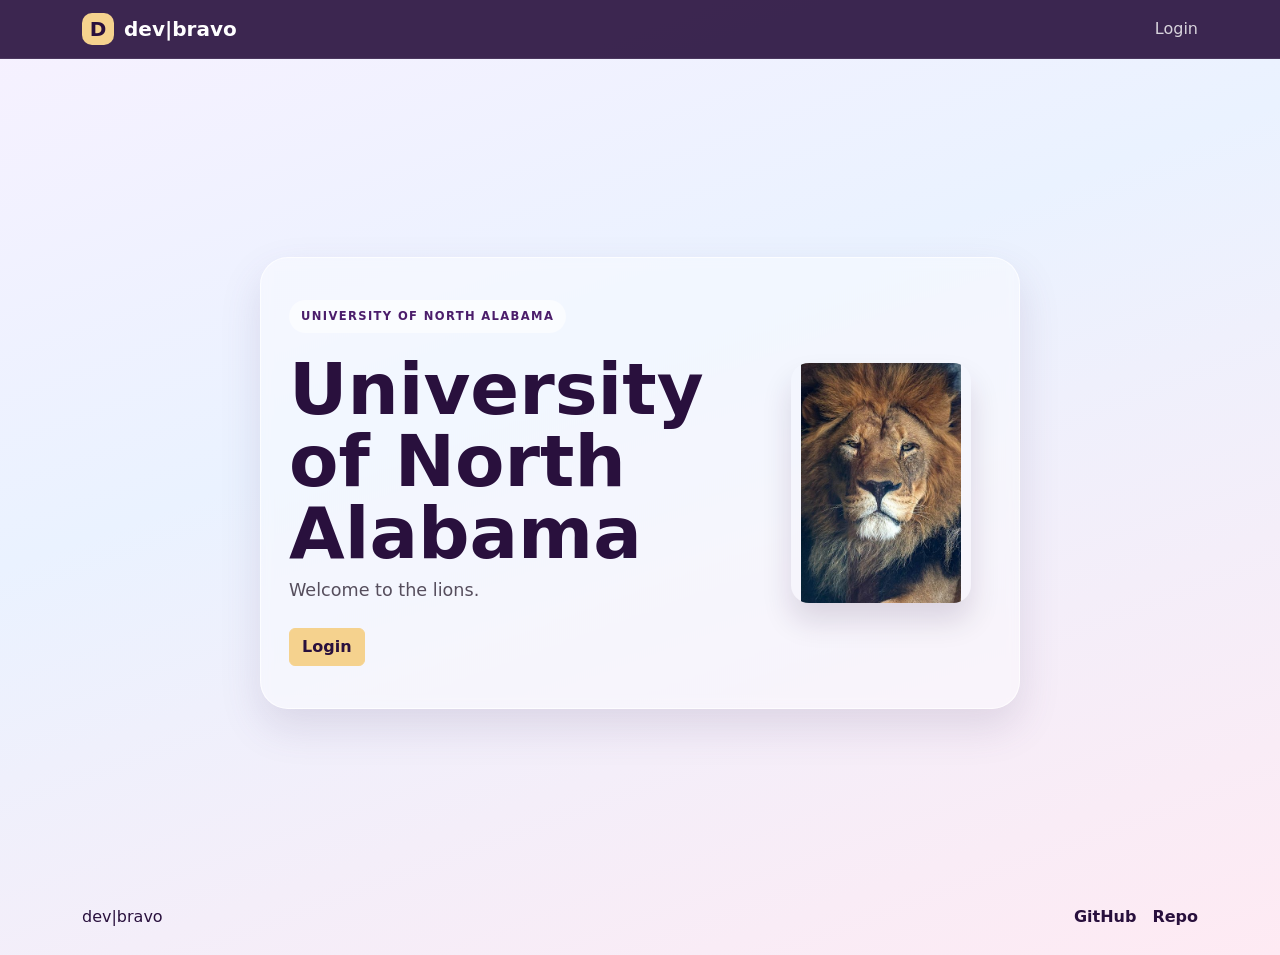
<file: index.html>
<!doctype html>
<html lang="en">
<head>
  <meta charset="utf-8">
  <meta name="viewport" content="width=device-width, initial-scale=1">
  <title>DOM Time</title>
  <link rel="stylesheet" href="https://cdn.jsdelivr.net/npm/bootstrap@5.3.8/dist/css/bootstrap.min.css">
  <link rel="stylesheet" href="https://cdn.jsdelivr.net/npm/bootstrap-icons@1.13.1/font/bootstrap-icons.min.css">
  <link rel="stylesheet" href="assets/css/styles.css">
  <script src="assets/js/app.js" defer></script>
  <script src="https://code.jquery.com/jquery-3.7.1.min.js" defer></script>
  <script src="https://cdn.jsdelivr.net/npm/bootstrap@5.3.8/dist/js/bootstrap.bundle.min.js" defer></script>
</head>
<body class="chill-home">
  <nav class="navbar navbar-expand-lg navbar-dark site-nav">
    <div class="container">
      <a class="navbar-brand fw-bold" href="index.html"><span class="brand-mark">D</span> dev|bravo</a>
      <div class="d-flex gap-3 align-items-center">
        <a class="nav-link" href="pages/login.html">Login</a>
      </div>
    </div>
  </nav>

  <main class="simple-hero">
    <div class="welcome-card">
      <div class="welcome-copy">
        <span class="hero-badge">University of North Alabama</span>
        <h1>University of North Alabama</h1>
        <p>Welcome to the lions.</p>
        <div class="d-flex gap-3 justify-content-center justify-content-md-start">
          <a class="btn btn-gold" href="pages/login.html">Login</a>
        </div>
      </div>

      <div class="lion-wrap">
        <img src="pages/img/WH-7-2025-Lion_Abuto_CaitlinG_7.24.25-7A-400x600.jpg" alt="University of North Alabama lion" />
      </div>
    </div>
  </main>

  <footer class="site-footer">
    <div class="container d-flex flex-column flex-md-row justify-content-between align-items-center gap-2">
      <div>dev|bravo</div>
      <div class="footer-links">
        <a href="https://github.com/jacobej15/dev-delta" target="_blank" rel="noopener noreferrer">GitHub</a>
        <a href="https://jacobej15.github.io/dev-delta/" target="_blank" rel="noopener noreferrer">Repo</a>
      </div>
    </div>
  </footer>
</body>
</html>
</file>
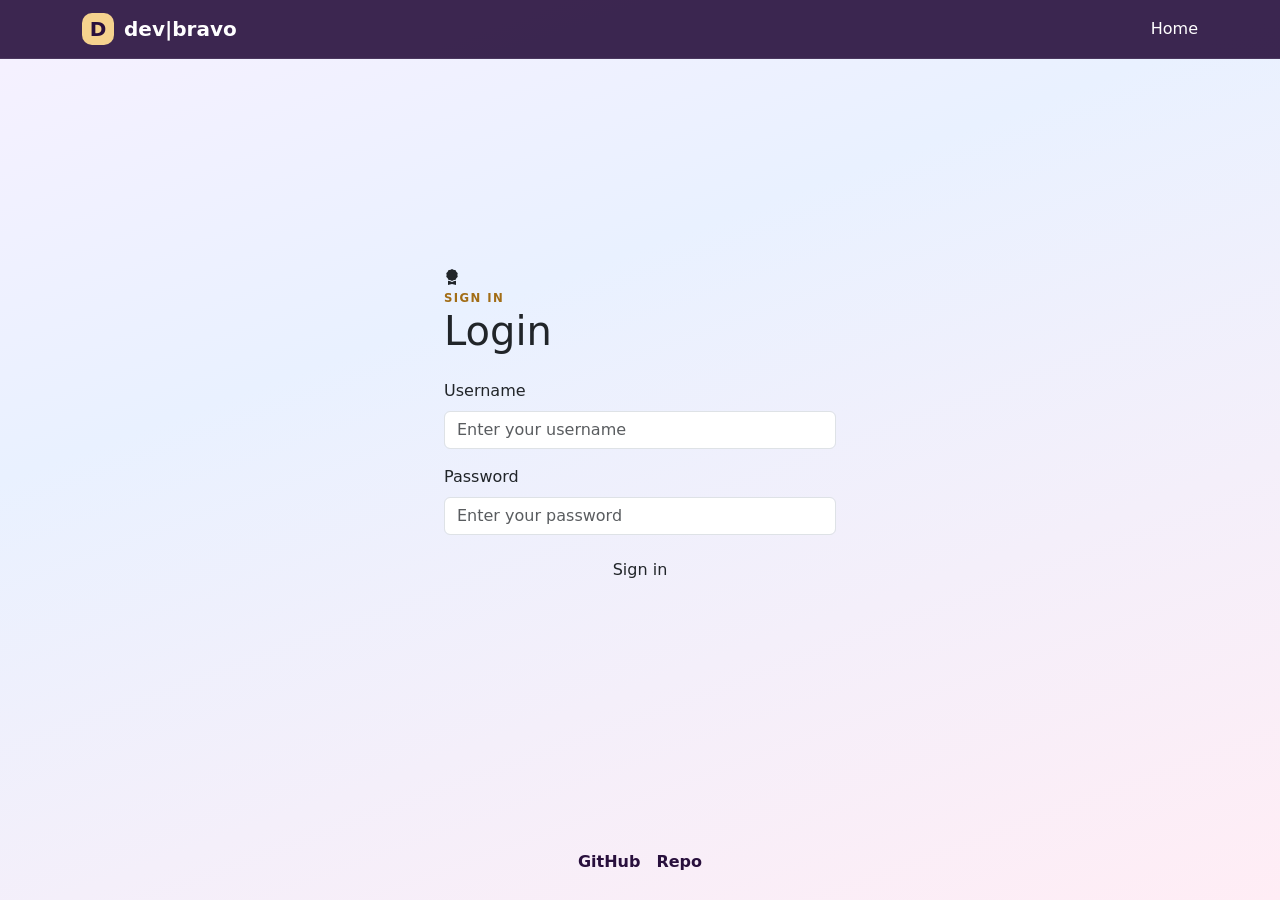
<file: pages/campus.html>
<!doctype html>
<html lang="en">
<head>
  <meta charset="utf-8">
  <meta name="viewport" content="width=device-width, initial-scale=1">
  <title>Campus | dev|bravo</title>
  <link rel="stylesheet" href="https://cdn.jsdelivr.net/npm/bootstrap@5.3.8/dist/css/bootstrap.min.css">
  <link rel="stylesheet" href="https://cdn.jsdelivr.net/npm/bootstrap-icons@1.13.1/font/bootstrap-icons.min.css">
  <link rel="stylesheet" href="../assets/css/styles.css">
  <script src="../assets/js/app.js" defer></script>
</head>
<body class="page-body">
  <nav class="navbar navbar-dark site-nav">
    <div class="container-fluid px-4 px-md-5">
      <a class="navbar-brand fw-bold" href="../index.html"><span class="brand-mark">D</span> dev|bravo</a>
      <div class="d-flex align-items-center gap-3">
        <span class="account-label" id="account-label">Guest</span>
        <a class="nav-link text-white" id="sign-in-link" href="login.html">Sign in</a>
        <button class="btn btn-sm btn-outline-light" id="sign-out-button" type="button" hidden>Sign out</button>
      </div>
    </div>
  </nav>

  <main class="dashboard-page" hidden>
    <section class="dashboard-header">
      <div>
        <h1>Campus directory</h1>
        <p class="dashboard-intro" id="permission-note">Search and explore campus records.</p>
      </div>
      <img class="campus-map" src="img/ada-map.png" alt="University of North Alabama ADA accessibility map">
    </section>

    <section class="directory-section" aria-labelledby="directory-title">
      <div class="section-heading">
        <h2 id="directory-title">Campuses</h2>
        <span id="results-count" class="results-count" aria-live="polite">Loading records...</span>
      </div>
      <div class="directory-controls">
        <label class="search-control"><span class="visually-hidden">Search campuses</span><i class="bi bi-search" aria-hidden="true"></i><input id="campus-search" type="search" placeholder="Search name, city, or details"></label>
        <label><span class="visually-hidden">Filter by state</span><select id="state-filter" class="form-select"><option value="all">All states</option><option value="AL">Alabama</option><option value="TN">Tennessee</option><option value="MS">Mississippi</option></select></label>
        <label><span class="visually-hidden">Sort campuses</span><select id="sort-order" class="form-select"><option value="name-asc">Name: A to Z</option><option value="name-desc">Name: Z to A</option></select></label>
        <button class="btn btn-outline-secondary" id="clear-filters" type="button">Clear</button>
      </div>
      <div id="load-error" class="alert alert-warning" role="alert" hidden>Campus records could not be loaded. Open the project through a local web server to enable fetch().</div>
      <div id="campus-list" class="campus-list" aria-live="polite"></div>
      <p id="empty-state" class="empty-state" hidden>No campuses match these filters.</p>
    </section>

    <section id="campus-form-section" class="editor-section" aria-labelledby="form-heading" hidden>
      <div class="section-heading"><h2 id="form-heading">Add campus</h2></div>
      <form id="campus-form" class="campus-form">
        <input type="hidden" name="id">
        <div><label class="form-label" for="campus-name">Campus name</label><input class="form-control" id="campus-name" name="name" required maxlength="100"></div>
        <div><label class="form-label" for="campus-city">City</label><input class="form-control" id="campus-city" name="city" required maxlength="60"></div>
        <div><label class="form-label" for="campus-state">State</label><select class="form-select" id="campus-state" name="state" required><option value="AL">Alabama</option><option value="TN">Tennessee</option><option value="MS">Mississippi</option></select></div>
        <div><label class="form-label" for="campus-enrollment">Enrollment</label><input class="form-control" id="campus-enrollment" name="enrollment" type="number" min="1" max="1000000" required></div>
        <div><label class="form-label" for="campus-type">Institution type</label><select class="form-select" id="campus-type" name="type" required><option>Public university</option><option>Private university</option><option>Community college</option></select></div>
        <div class="form-wide"><label class="form-label" for="campus-description">Description</label><textarea class="form-control" id="campus-description" name="description" rows="3" required maxlength="280"></textarea></div>
        <div class="form-wide d-flex gap-2"><button class="btn btn-dark" type="submit">Save campus</button><button class="btn btn-outline-secondary" id="cancel-edit" type="button" hidden>Cancel edit</button></div>
      </form>
    </section>

    <section id="admin-dashboard" class="admin-section" aria-labelledby="admin-heading" hidden>
      <div class="section-heading"><h2 id="admin-heading">Application inspector</h2><span class="admin-badge"><i class="bi bi-shield-lock" aria-hidden="true"></i> Admin</span></div>
      <div class="admin-stats">
        <div><span>Test users</span><strong id="dashboard-user-count">0</strong></div>
        <div><span>Campus records</span><strong id="dashboard-record-count">0</strong></div>
        <div><span>Session keys</span><strong id="dashboard-storage-count">0</strong></div>
      </div>
      <div class="inspector-grid">
        <details open><summary>Users</summary><pre id="user-inspector"></pre></details>
        <details><summary>Records</summary><pre id="record-inspector"></pre></details>
        <details><summary>Session storage</summary><pre id="storage-inspector"></pre></details>
        <details><summary>Complete app state</summary><pre id="state-inspector"></pre></details>
      </div>
    </section>
  </main>
  <footer class="site-footer">
    <div class="container d-flex justify-content-center">
      <div class="footer-links">
        <a href="https://github.com/jacobej15/dev-delta.git" target="_blank" rel="noopener noreferrer">GitHub</a>
        <a href="https://jacobej15.github.io/dev-delta/" target="_blank" rel="noopener noreferrer">Repo</a>
      </div>
    </div>
  </footer>
</body>
</html>
</file>
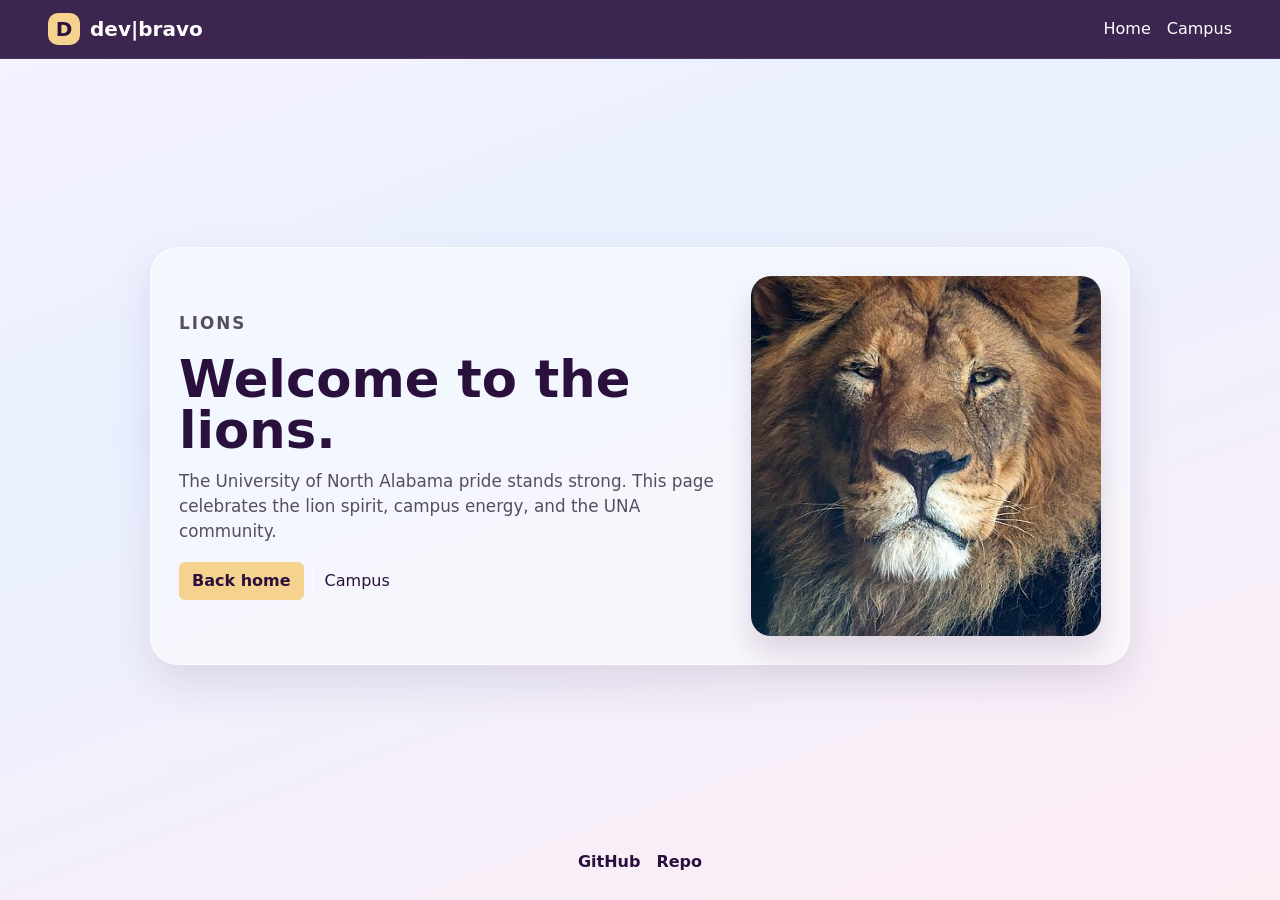
<file: pages/lions.html>
<!doctype html>
<html lang="en">
<head>
  <meta charset="utf-8">
  <meta name="viewport" content="width=device-width, initial-scale=1">
  <title>Lions | dev|bravo</title>
  <link rel="stylesheet" href="https://cdn.jsdelivr.net/npm/bootstrap@5.3.8/dist/css/bootstrap.min.css">
  <link rel="stylesheet" href="https://cdn.jsdelivr.net/npm/bootstrap-icons@1.13.1/font/bootstrap-icons.min.css">
  <link rel="stylesheet" href="../assets/css/styles.css">
  <script src="https://code.jquery.com/jquery-3.7.1.min.js" defer></script>
  <script src="https://cdn.jsdelivr.net/npm/bootstrap@5.3.8/dist/js/bootstrap.bundle.min.js" defer></script>
</head>
<body class="page-body">
  <nav class="navbar navbar-dark site-nav">
    <div class="container-fluid px-4 px-md-5">
      <a class="navbar-brand fw-bold" href="../index.html"><span class="brand-mark">D</span> dev|bravo</a>
      <div class="d-flex align-items-center gap-3">
        <a class="nav-link text-white" href="../index.html">Home</a>
        <a class="nav-link text-white" href="campus.html">Campus</a>
      </div>
    </div>
  </nav>

  <main class="feature-page">
    <section class="feature-card">
      <div class="feature-copy">
        <p class="eyebrow text-purple">LIONS</p>
        <h1>Welcome to the lions.</h1>
        <p>The University of North Alabama pride stands strong. This page celebrates the lion spirit, campus energy, and the UNA community.</p>
        <div class="d-flex gap-2 justify-content-center justify-content-md-start">
          <a class="btn btn-gold" href="../index.html">Back home</a>
          <a class="btn btn-outline-light" href="campus.html">Campus</a>
        </div>
      </div>
      <div class="feature-image">
        <img src="img/WH-7-2025-Lion_Abuto_CaitlinG_7.24.25-7A-400x600.jpg" alt="University of North Alabama lion mascot" />
      </div>
    </section>
  </main>

  <footer class="site-footer">
    <div class="container d-flex flex-column align-items-center justify-content-center text-center">
      <div class="footer-links">
        <a href="https://github.com/jacobej15/dev-delta.git" target="_blank" rel="noopener noreferrer">GitHub</a>
        <a href="https://jacobej15.github.io/dev-delta/" target="_blank" rel="noopener noreferrer">Repo</a>
      </div>
    </div>
  </footer>
</body>
</html>
</file>
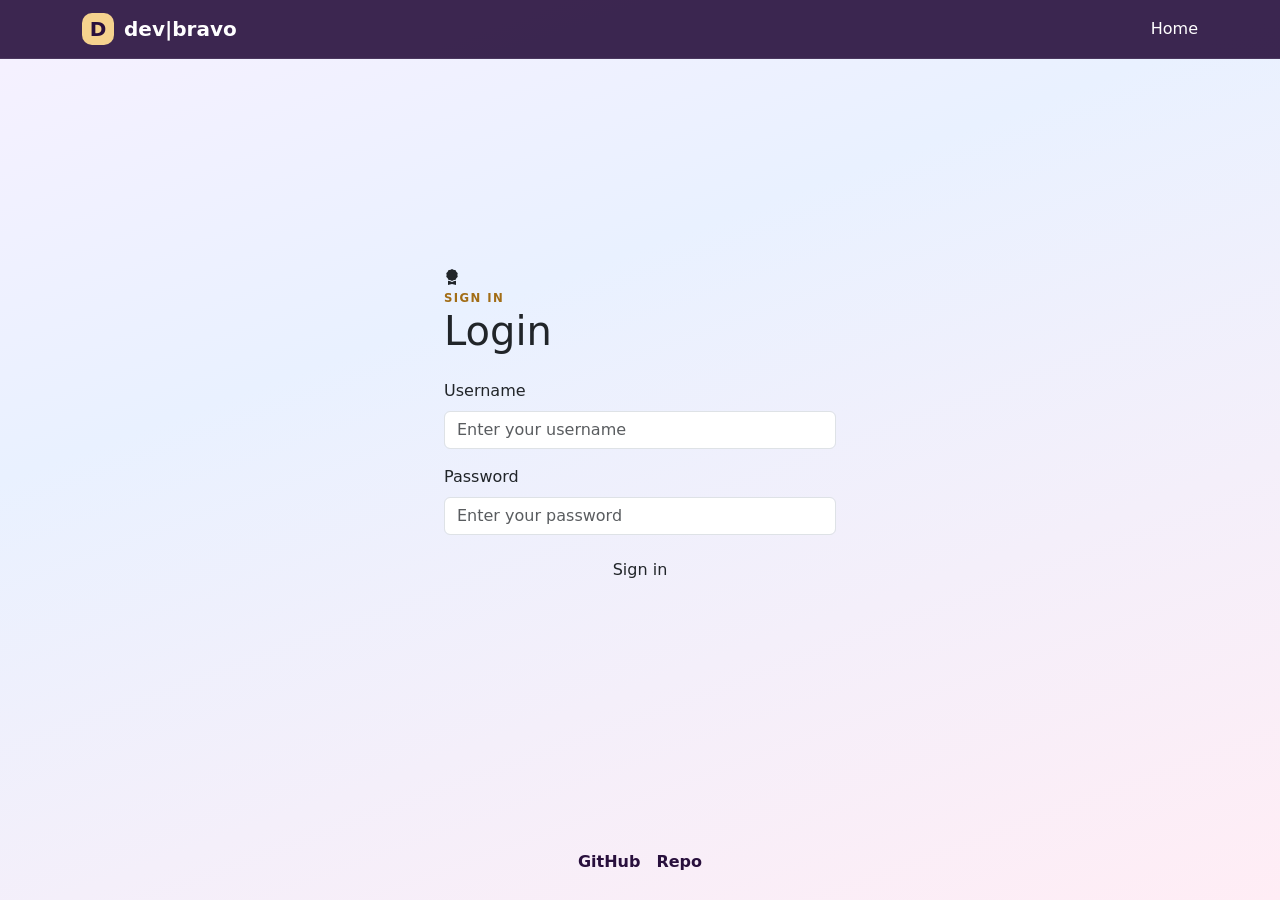
<file: pages/login.html>
<!doctype html>
<html lang="en">
<head>
  <meta charset="utf-8">
  <meta name="viewport" content="width=device-width, initial-scale=1">
  <title>Login | DOM Time</title>
  <link rel="stylesheet" href="https://cdn.jsdelivr.net/npm/bootstrap@5.3.8/dist/css/bootstrap.min.css">
  <link rel="stylesheet" href="https://cdn.jsdelivr.net/npm/bootstrap-icons@1.13.1/font/bootstrap-icons.min.css">
  <link rel="stylesheet" href="../assets/css/styles.css">
  <script src="../assets/js/app.js" defer></script>
</head>
<body class="auth-page simple-auth">
  <nav class="navbar navbar-dark site-nav">
    <div class="container">
      <a class="navbar-brand fw-bold" href="../index.html"><span class="brand-mark">D</span> dev|bravo</a>
      <a class="nav-link text-white" href="../index.html">Home</a>
    </div>
  </nav>

  <main class="auth-main container">
    <section class="auth-card">
      <div class="auth-logo"><i class="bi bi-award-fill" aria-hidden="true"></i></div>
      <p class="eyebrow text-purple">SIGN IN</p>
      <h1>Login</h1>
      <form class="mt-4" id="signin-form">
        <div class="mb-3">
          <label class="form-label" for="username">Username</label>
          <input class="form-control" type="text" id="username" name="username" autocomplete="username" required placeholder="Enter your username">
        </div>
        <div class="mb-3">
          <label class="form-label" for="password">Password</label>
          <input class="form-control" type="password" id="password" name="password" autocomplete="current-password" required placeholder="Enter your password">
        </div>
        <button class="btn btn-purple w-100" type="submit">Sign in</button>
        <p id="user-greeting" class="form-feedback" role="status" aria-live="polite"></p>
      </form>
    </section>
  </main>
  <footer class="site-footer">
    <div class="container d-flex justify-content-center">
      <div class="footer-links">
        <a href="https://github.com/jacobej15/dev-delta.git" target="_blank" rel="noopener noreferrer">GitHub</a>
        <a href="https://jacobej15.github.io/dev-delta/" target="_blank" rel="noopener noreferrer">Repo</a>
      </div>
    </div>
  </footer>
</body>
</html>
</file>
<file: assets/css/styles.css>
:root {
  --bg-1: #f7f1ff;
  --bg-2: #e9f1ff;
  --bg-3: #ffedf5;
  --glass: rgba(255,255,255,0.38);
  --glass-border: rgba(255,255,255,0.72);
  --gold: #f6d9a7;
  --pink: #f7bfd1;
  --lavender: #d8c8ff;
  --shadow: rgba(136, 110, 182, 0.24);
}

* {
  box-sizing: border-box;
}

html, body {
  margin: 0;
  min-height: 100%;
}

body {
  min-height: 100vh;
  display: flex;
  flex-direction: column;
  background: linear-gradient(160deg, var(--bg-1) 0%, var(--bg-2) 35%, var(--bg-3) 100%);
  overflow-x: hidden;
}

.scene {
  position: relative;
  width: min(72vmin, 430px);
  height: min(72vmin, 430px);
  display: grid;
  place-items: center;
  filter: drop-shadow(0 24px 40px var(--shadow));
}

.halo {
  position: absolute;
  width: 120%;
  height: 120%;
  border-radius: 50%;
  background: radial-gradient(circle, rgba(255,255,255,0.8), rgba(255,255,255,0.06) 58%, transparent 70%);
  animation: float 12s ease-in-out infinite alternate;
}

.glass {
  position: relative;
  width: 72%;
  height: 72%;
  display: grid;
  place-items: center;
  border-radius: 42% 58% 54% 46% / 48% 46% 54% 52%;
  background: linear-gradient(135deg, var(--glass), rgba(255,255,255,0.12));
  border: 1px solid var(--glass-border);
  backdrop-filter: blur(4px);
}

.glass::before,
.glass::after {
  content: "";
  position: absolute;
  border-radius: 50%;
  border: 1px solid rgba(255,255,255,0.52);
}

.glass::before {
  inset: 11%;
}

.glass::after {
  inset: 25%;
  border-color: rgba(255,255,255,0.3);
}

.sun {
  position: relative;
  width: 34%;
  height: 34%;
  border-radius: 50%;
  background: linear-gradient(180deg, #fffefb 0%, var(--gold) 32%, var(--pink) 100%);
  box-shadow: inset 0 0 18px rgba(255,255,255,0.9), 0 18px 30px rgba(190, 156, 226, 0.28);
  z-index: 1;
}

.ring {
  position: absolute;
  border-radius: 50%;
  border: 2px solid rgba(255,255,255,0.72);
}

.ring-one {
  width: 62%;
  height: 62%;
  transform: rotate(-18deg);
}

.ring-two {
  width: 82%;
  height: 82%;
  border-color: rgba(255,255,255,0.4);
  transform: rotate(14deg);
}

@keyframes float {
  0% {
    transform: translate(-12px, 18px) scale(0.94);
  }
  100% {
    transform: translate(16px, -20px) scale(1.06);
  }
}

@media (max-width: 520px) {
  .scene {
    width: min(78vw, 320px);
    height: min(78vw, 320px);
  }
}

.chill-home {
  background: linear-gradient(160deg, #f7f1ff 0%, #eaf2ff 40%, #feeaf3 100%);
}

.site-nav {
  width: 100%;
  background: rgba(41, 16, 61, 0.9);
  border-bottom: 1px solid rgba(255,255,255,0.08);
}

.site-nav .container-fluid {
  width: 100%;
  max-width: 100%;
  padding-left: 2rem;
  padding-right: 2rem;
}

.navbar-brand {
  display: inline-flex;
  align-items: center;
  gap: 10px;
}

.brand-mark {
  display: inline-grid;
  width: 32px;
  height: 32px;
  place-items: center;
  border-radius: 10px;
  background: #f5d28e;
  color: #29103d;
  font-weight: 800;
}

.site-nav .nav-link {
  color: rgba(255,255,255,0.8);
}

.site-nav .nav-link:hover,
.site-nav .nav-link:focus {
  color: #f5d28e;
}

.page-body {
  display: flex;
  flex-direction: column;
  min-height: 100vh;
  overflow-x: hidden;
}

.feature-page {
  flex: 1;
  display: grid;
  place-items: center;
  padding: 40px 20px 20px;
}

.feature-card {
  width: min(100%, 980px);
  padding: 28px;
  border-radius: 28px;
  background: rgba(255,255,255,0.42);
  border: 1px solid rgba(255,255,255,0.7);
  box-shadow: 0 18px 40px rgba(91, 74, 124, 0.15);
  display: flex;
  align-items: center;
  justify-content: center;
  gap: 32px;
  backdrop-filter: blur(6px);
}

.feature-copy {
  flex: 1;
  text-align: left;
}

.feature-copy h1 {
  margin: 16px 0 12px;
  font-size: clamp(2.1rem, 4vw, 4rem);
  line-height: 1;
  color: #29103d;
  font-weight: 800;
}

.feature-copy p {
  margin: 0 0 18px;
  color: #564e5d;
  font-size: 1.05rem;
}

.feature-image {
  flex: 0 0 38%;
  display: flex;
  justify-content: center;
}

.feature-image img {
  width: min(100%, 420px);
  height: 360px;
  object-fit: cover;
  border-radius: 20px;
  box-shadow: 0 18px 30px rgba(41,16,61,0.14);
}

.simple-hero {
  min-height: calc(100vh - 72px);
  display: grid;
  place-items: center;
  padding: 40px 20px 20px;
}

.welcome-card {
  width: min(100%, 760px);
  padding: 42px 28px;
  border-radius: 28px;
  background: rgba(255,255,255,0.38);
  border: 1px solid rgba(255,255,255,0.7);
  box-shadow: 0 18px 40px rgba(91, 74, 124, 0.15);
  display: flex;
  align-items: center;
  justify-content: center;
  gap: 28px;
  backdrop-filter: blur(6px);
}

.site-footer {
  padding: 18px 0 26px;
  color: #29103d;
}

.site-footer .container {
  gap: 8px;
}

.footer-links {
  display: flex;
  gap: 16px;
  flex-wrap: wrap;
}

.footer-links a {
  color: #29103d;
  text-decoration: none;
  font-weight: 600;
}

.footer-links a:hover,
.footer-links a:focus {
  color: #4b1d6b;
  text-decoration: underline;
}

.welcome-copy {
  flex: 1;
  text-align: left;
}

.hero-badge {
  display: inline-block;
  padding: 8px 12px;
  border-radius: 999px;
  background: rgba(255,255,255,0.55);
  color: #4b1d6b;
  font-size: .72rem;
  font-weight: 700;
  letter-spacing: .12em;
  text-transform: uppercase;
}

.welcome-copy h1 {
  margin: 20px 0 8px;
  font-size: clamp(2.5rem, 6vw, 4.5rem);
  line-height: 1;
  font-weight: 800;
  color: #29103d;
}

.welcome-copy p {
  margin: 0 0 24px;
  color: #564e5d;
  font-size: 1.1rem;
}

.lion-wrap {
  flex: 0 0 220px;
  display: flex;
  justify-content: center;
}

.lion-wrap img {
  width: 180px;
  height: 240px;
  object-fit: contain;
  border-radius: 18px;
  box-shadow: 0 18px 30px rgba(41,16,61,0.14);
}

.btn-gold {
  background: #f5d28e;
  border-color: #f5d28e;
  color: #29103d;
  font-weight: 700;
}

.btn-gold:hover,
.btn-gold:focus {
  background: #f9dc9d;
  border-color: #f9dc9d;
  color: #29103d;
}

.btn-outline-light {
  border-color: rgba(255,255,255,0.6);
  color: #29103d;
}

.btn-outline-light:hover,
.btn-outline-light:focus {
  background: rgba(255,255,255,0.3);
  border-color: rgba(255,255,255,0.8);
  color: #29103d;
}

.auth-main {
  flex: 1;
  display: flex;
  align-items: center;
  justify-content: center;
  padding-top: 2rem;
  padding-bottom: 2rem;
}

.simple-auth .auth-card {
  width: min(100%, 440px);
  padding: 32px 24px;
  margin: auto;
}

.simple-auth .auth-card h1 {
  margin-bottom: 20px;
}

.success-card {
  text-align: center;
}

@media (max-width: 768px) {
  .welcome-card,
  .feature-card {
    flex-direction: column;
    text-align: center;
    padding: 32px 22px;
  }

  .welcome-copy,
  .feature-copy {
    text-align: center;
  }

  .feature-image {
    flex-basis: auto;
    width: 100%;
  }

  .lion-wrap {
    flex-basis: auto;
  }
}

@media (max-width: 576px) {
  .welcome-card {
    padding: 28px 18px;
  }
}

[hidden] {
  display: none !important;
}

.dashboard-page {
  width: min(960px, calc(100% - 40px));
  margin: 0 auto;
  padding: 32px 0 48px;
  flex: 1;
}

.dashboard-header,
.section-heading {
  display: flex;
  align-items: end;
  justify-content: space-between;
  gap: 20px;
}

.dashboard-header {
  align-items: center;
  padding: 0 0 20px;
  border-bottom: 1px solid rgba(30, 55, 42, .2);
}

.dashboard-header h1,
.section-heading h2 {
  color: #18392c;
  font-weight: 800;
}

.dashboard-header h1 {
  margin: 0 0 8px;
  font-size: 2.25rem;
}

.dashboard-intro {
  max-width: 640px;
  margin: 0;
  color: #52635a;
}

.campus-map {
  display: block;
  width: min(320px, 42%);
  height: auto;
}

.eyebrow {
  margin: 0;
  color: #a26d16;
  font-size: .73rem;
  font-weight: 800;
  letter-spacing: .12em;
}

.account-label {
  color: #f5d28e;
  font-size: .9rem;
}

.directory-section,
.editor-section,
.admin-section {
  padding: 24px 0;
  border-bottom: 1px solid rgba(30, 55, 42, .2);
}

.section-heading {
  margin-bottom: 20px;
}

.section-heading h2 {
  margin: 0;
  font-size: 1.35rem;
}

.results-count {
  color: #52635a;
  font-size: .9rem;
}

.directory-controls {
  display: grid;
  grid-template-columns: minmax(200px, 1fr) 180px 180px auto;
  gap: 10px;
  margin-bottom: 14px;
}

.search-control {
  display: flex;
  align-items: center;
  gap: 10px;
  min-width: 0;
  padding: 0 12px;
  border: 1px solid #cbd4ce;
  border-radius: 6px;
  background: #fff;
  color: #66756c;
}

.search-control input {
  width: 100%;
  min-width: 0;
  height: 40px;
  border: 0;
  outline: 0;
  background: transparent;
}

.directory-controls .form-select,
.directory-controls .btn {
  min-height: 42px;
}

.campus-list {
  border-top: 1px solid #cbd4ce;
}

.campus-row {
  display: flex;
  align-items: center;
  justify-content: space-between;
  gap: 24px;
  padding: 16px 4px;
  border-bottom: 1px solid #cbd4ce;
}

.campus-main {
  min-width: 0;
}

.campus-heading {
  display: flex;
  align-items: baseline;
  flex-wrap: wrap;
  gap: 10px;
}

.campus-heading h3 {
  margin: 0;
  color: #18392c;
  font-size: 1.08rem;
  font-weight: 750;
}

.campus-type {
  color: #65756b;
  font-size: .8rem;
}

.campus-main p {
  max-width: 740px;
  margin: 7px 0 8px;
  color: #52635a;
}

.campus-meta {
  display: flex;
  flex-wrap: wrap;
  gap: 16px;
  color: #68776e;
  font-size: .82rem;
}

.campus-actions {
  display: flex;
  flex: 0 0 auto;
  gap: 8px;
}

.campus-actions .btn {
  display: inline-flex;
  align-items: center;
  gap: 6px;
}

.empty-state {
  padding: 30px 0;
  color: #52635a;
  text-align: center;
}

.campus-form {
  display: grid;
  grid-template-columns: repeat(3, minmax(0, 1fr));
  gap: 16px;
}

.form-wide {
  grid-column: 1 / -1;
}

.form-feedback {
  min-height: 1.5em;
  margin: 12px 0 0;
  color: #9c2c2c;
}

.admin-badge {
  display: inline-flex;
  align-items: center;
  gap: 7px;
  color: #236044;
  font-weight: 700;
}

.admin-stats {
  display: grid;
  grid-template-columns: repeat(3, minmax(0, 1fr));
  border: 1px solid #cbd4ce;
  border-radius: 6px;
  background: rgba(255,255,255,.55);
}

.admin-stats div {
  display: flex;
  align-items: center;
  justify-content: space-between;
  gap: 12px;
  padding: 14px 18px;
}

.admin-stats div + div {
  border-left: 1px solid #cbd4ce;
}

.admin-stats span {
  color: #52635a;
  font-size: .88rem;
}

.admin-stats strong {
  color: #18392c;
  font-size: 1.25rem;
}

.inspector-grid {
  display: grid;
  grid-template-columns: repeat(2, minmax(0, 1fr));
  gap: 10px;
  margin-top: 14px;
}

.inspector-grid details {
  min-width: 0;
  border: 1px solid #cbd4ce;
  border-radius: 6px;
  background: rgba(255,255,255,.55);
}

.inspector-grid summary {
  padding: 12px 14px;
  color: #18392c;
  cursor: pointer;
  font-weight: 650;
}

.inspector-grid pre {
  max-height: 280px;
  overflow: auto;
  margin: 0;
  padding: 0 14px 14px;
  color: #394b40;
  font-size: .78rem;
  white-space: pre-wrap;
  overflow-wrap: anywhere;
}

@media (max-width: 760px) {
  .directory-controls {
    grid-template-columns: 1fr 1fr;
  }

  .directory-controls .search-control {
    grid-column: 1 / -1;
  }

  .campus-form {
    grid-template-columns: repeat(2, minmax(0, 1fr));
  }

  .campus-row {
    align-items: flex-start;
  }
}

@media (max-width: 520px) {
  .dashboard-page {
    width: min(100% - 28px, 1120px);
    padding-top: 28px;
  }

  .dashboard-header {
    align-items: flex-start;
    flex-direction: column;
  }

  .campus-map {
    width: min(100%, 360px);
  }

  .directory-controls,
  .campus-form,
  .inspector-grid {
    grid-template-columns: 1fr;
  }

  .directory-controls .search-control,
  .form-wide {
    grid-column: auto;
  }

  .campus-row {
    flex-direction: column;
    gap: 14px;
  }

  .campus-actions {
    width: 100%;
  }

  .admin-stats {
    grid-template-columns: 1fr;
  }

  .admin-stats div + div {
    border-top: 1px solid #cbd4ce;
    border-left: 0;
  }
}
</file>
